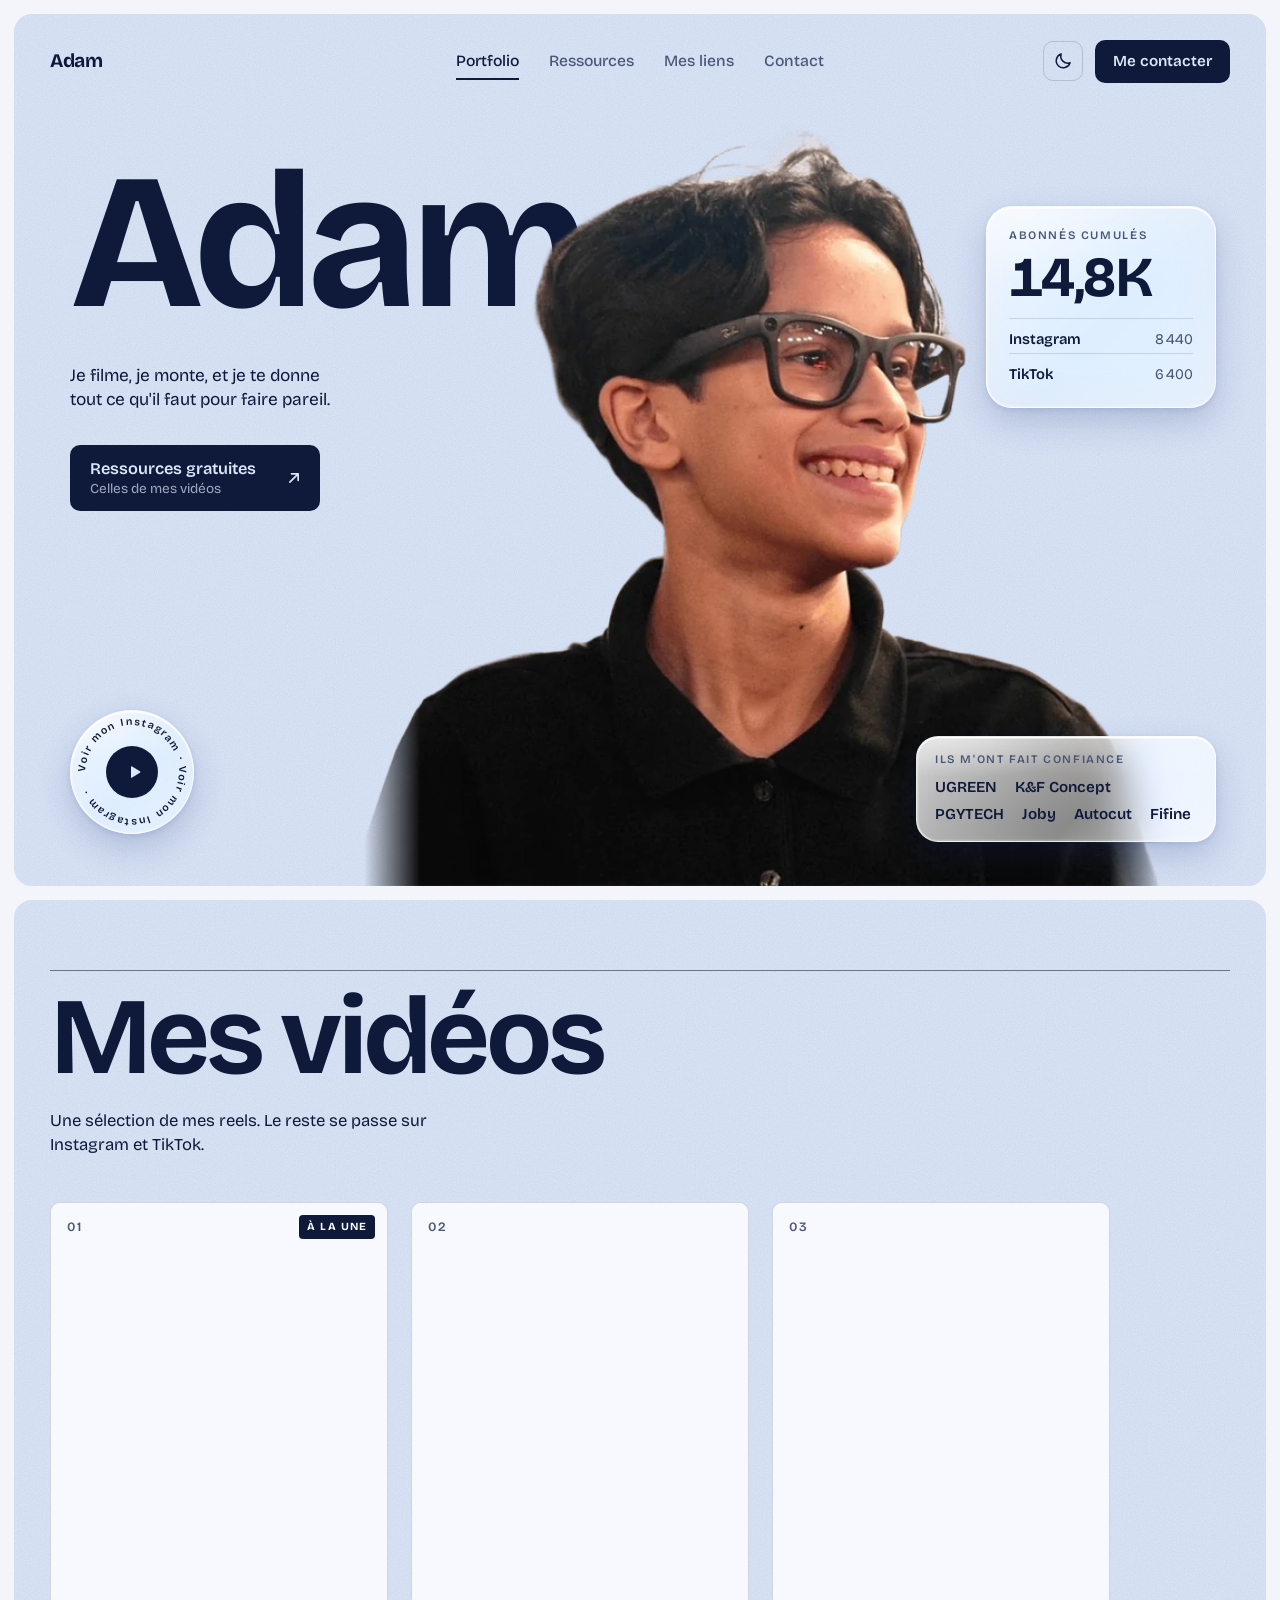
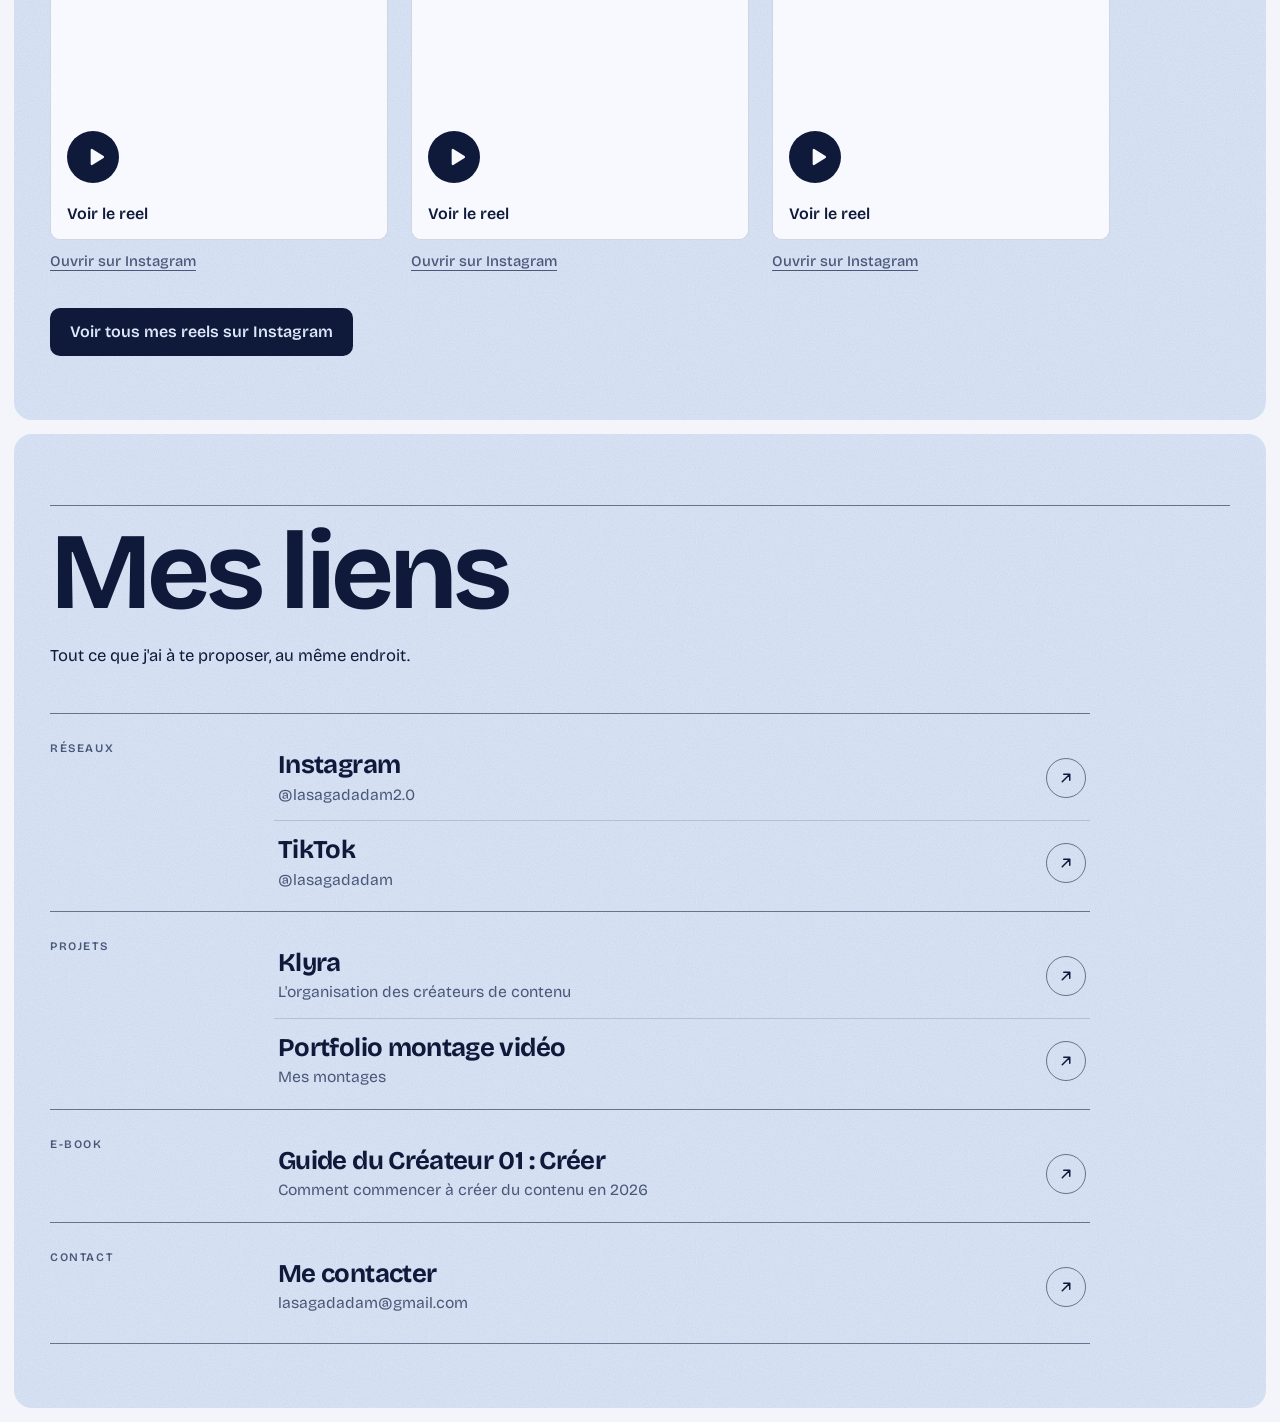
<file: index.html>
<!doctype html>
<html lang="fr" data-theme="light">
<head>
  <meta charset="utf-8">
  <meta name="viewport" content="width=device-width, initial-scale=1">
  <title>Adam, vidéaste et créateur de contenu</title>
  <meta name="description" content="Portfolio d'Adam, vidéaste et créateur de contenu : courts métrages, vidéos et toutes les ressources gratuites de mes vidéos.">
  <meta name="theme-color" content="#dce7fb">
  <meta property="og:title" content="Adam, vidéaste et créateur de contenu">
  <meta property="og:description" content="Mes vidéos, mes courts métrages et toutes les ressources gratuites de mes vidéos.">
  <meta property="og:type" content="website">
  <link rel="icon" href="data:image/svg+xml,%3Csvg xmlns='http://www.w3.org/2000/svg' viewBox='0 0 32 32'%3E%3Crect width='32' height='32' rx='9' fill='%234c7df0'/%3E%3Cpath d='M9 23l7-14 7 14M12 18h8' stroke='white' stroke-width='3' fill='none' stroke-linecap='round' stroke-linejoin='round'/%3E%3C/svg%3E">
  <link rel="preload" href="assets/fonts/bricolage-grotesque-latin-wght-normal.woff2" as="font" type="font/woff2" crossorigin>
  <link rel="preload" href="assets/adam-720.webp" as="image" type="image/webp">
  <link rel="stylesheet" href="assets/style.css">
  <link rel="stylesheet" href="assets/portfolio.css">
  <link rel="stylesheet" href="assets/liens.css">
  <script>
    /* Applique le thème choisi avant l'affichage, pour éviter un flash. */
    try { var t = localStorage.getItem("theme"); if (t === "dark" || t === "light") document.documentElement.dataset.theme = t; } catch (e) {}
  </script>
</head>
<body>
  <main class="stage">
    <section class="hero" id="top">

      <header class="nav">
        <a class="brand" href="#top" aria-label="Adam, accueil">
          <span class="brand-name">Adam</span>
        </a>

        <nav class="nav-pill" aria-label="Navigation principale">
          <a href="#portfolio" class="is-current">Portfolio</a>
          <a href="ressources.html">Ressources</a>
          <a href="#liens">Mes liens</a>
          <a href="mailto:lasagadadam@gmail.com">Contact</a>
        </nav>

        <div class="nav-actions">
          <button class="icon-btn" id="theme-toggle" type="button" aria-label="Passer en mode sombre" aria-pressed="false">
            <svg class="i-moon" viewBox="0 0 24 24" width="20" height="20" fill="none" stroke="currentColor" stroke-width="1.8" stroke-linecap="round" stroke-linejoin="round" aria-hidden="true"><path d="M20.5 14.2A8.5 8.5 0 0 1 9.8 3.5a8.5 8.5 0 1 0 10.7 10.7z"/></svg>
            <svg class="i-sun" viewBox="0 0 24 24" width="20" height="20" fill="none" stroke="currentColor" stroke-width="1.8" stroke-linecap="round" stroke-linejoin="round" aria-hidden="true"><circle cx="12" cy="12" r="4"/><path d="M12 2.5v2.2M12 19.3v2.2M2.5 12h2.2M19.3 12h2.2M5.3 5.3l1.6 1.6M17.1 17.1l1.6 1.6M18.7 5.3l-1.6 1.6M6.9 17.1l-1.6 1.6"/></svg>
          </button>
          <a class="btn-contact" href="mailto:lasagadadam@gmail.com">Me contacter</a>
        </div>
      </header>

      <div class="copy">
        <h1 class="name">Adam<span class="sr-only">, vidéaste et créateur de contenu</span></h1>
        <p class="lede">Je filme, je monte, et je te donne tout ce qu'il faut pour faire pareil.</p>
        <a class="cta" href="ressources.html">
          <span class="cta-text">
            <span class="cta-title">Ressources gratuites</span>
            <span class="cta-sub">Celles de mes vidéos</span>
          </span>
          <span class="cta-arrow" aria-hidden="true"><svg viewBox="0 0 24 24" width="20" height="20" fill="none" stroke="currentColor" stroke-width="2" stroke-linecap="round" stroke-linejoin="round"><path d="M7 17L17 7M9 7h8v8"/></svg></span>
        </a>
      </div>

      <figure class="portrait">
        <img src="assets/adam-720.webp"
             srcset="assets/adam-720.webp 720w, assets/adam.webp 1080w"
             sizes="(max-width: 960px) 92vw, 46vw"
             width="1080" height="1080" alt="Adam, souriant, avec ses lunettes noires" fetchpriority="high">
      </figure>

      <aside class="card glass stat" aria-label="Mon audience">
        <p class="stat-label">Abonnés cumulés</p>
        <p class="stat-number"><span id="total" data-target="0">0</span></p>
        <ul class="stat-list" id="socials"></ul>
      </aside>

      <a class="play glass" id="play-ig" href="https://www.instagram.com/lasagadadam2.0/" target="_blank" rel="noopener" aria-label="Voir mon compte Instagram">
        <svg class="play-text" viewBox="0 0 120 120" aria-hidden="true">
          <defs><path id="circle" d="M60 60m-46 0a46 46 0 1 1 92 0a46 46 0 1 1-92 0"/></defs>
          <text><textPath href="#circle" startOffset="0">Voir mon Instagram · Voir mon Instagram · </textPath></text>
        </svg>
        <span class="play-core" aria-hidden="true">
          <svg viewBox="0 0 24 24" width="18" height="18" fill="currentColor"><path d="M8 5.5v13a1 1 0 0 0 1.5.86l10.4-6.5a1 1 0 0 0 0-1.72L9.5 4.64A1 1 0 0 0 8 5.5z"/></svg>
        </span>
      </a>

      <div class="sponsors card glass" id="sponsors" hidden>
        <p class="sponsors-label">Ils m'ont fait confiance</p>
        <ul class="sponsors-list" id="sponsors-list"></ul>
      </div>

    </section>

    <section class="panel portfolio" id="portfolio" aria-labelledby="portfolio-title">
      <div class="port-head">
        <h2 class="port-title" id="portfolio-title">Mes vidéos</h2>
        <p class="port-lede">Une sélection de mes reels. Le reste se passe sur Instagram et TikTok.</p>
      </div>
      <ul class="reels" id="reels"></ul>
      <a class="port-more" id="port-more" href="https://www.instagram.com/lasagadadam2.0/" target="_blank" rel="noopener">Voir tous mes reels sur Instagram</a>
    </section>

    <section class="panel liens" id="liens" aria-labelledby="liens-title">
      <div class="port-head">
        <h2 class="port-title" id="liens-title">Mes liens</h2>
        <p class="port-lede">Tout ce que j'ai à te proposer, au même endroit.</p>
      </div>
      <div class="liens-list" id="liens-list"></div>
    </section>
  </main>

  <script src="data/site.js"></script>
  <script src="assets/theme.js"></script>
  <script src="assets/app.js"></script>
  <script src="assets/portfolio.js"></script>
  <script src="assets/liens.js"></script>
</body>
</html>
</file>
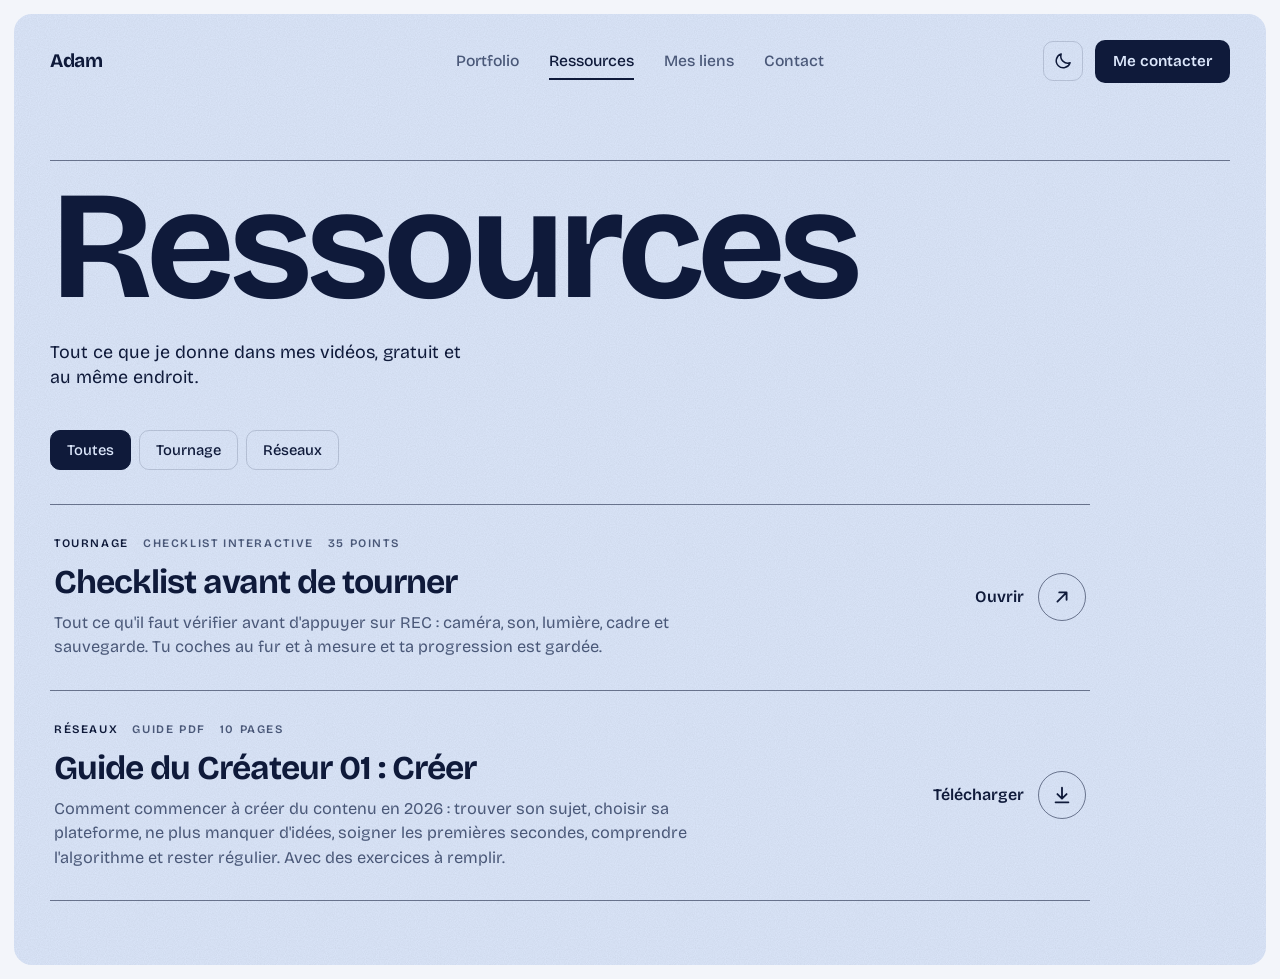
<file: ressources.html>
<!doctype html>
<html lang="fr" data-theme="light">
<head>
  <meta charset="utf-8">
  <meta name="viewport" content="width=device-width, initial-scale=1">
  <title>Ressources gratuites d'Adam</title>
  <meta name="description" content="Toutes les ressources gratuites de mes vidéos : checklists, guides et modèles pour filmer, monter et publier.">
  <meta name="theme-color" content="#dce7ff">
  <meta property="og:title" content="Ressources gratuites d'Adam">
  <meta property="og:description" content="Checklists, guides et modèles donnés dans mes vidéos.">
  <meta property="og:type" content="website">
  <link rel="icon" href="data:image/svg+xml,%3Csvg xmlns='http://www.w3.org/2000/svg' viewBox='0 0 32 32'%3E%3Crect width='32' height='32' rx='9' fill='%234c7df0'/%3E%3Cpath d='M9 23l7-14 7 14M12 18h8' stroke='white' stroke-width='3' fill='none' stroke-linecap='round' stroke-linejoin='round'/%3E%3C/svg%3E">
  <link rel="preload" href="assets/fonts/bricolage-grotesque-latin-wght-normal.woff2" as="font" type="font/woff2" crossorigin>
  <link rel="stylesheet" href="assets/style.css">
  <link rel="stylesheet" href="assets/ressources.css">
  <script>
    /* Applique le thème choisi avant l'affichage, pour éviter un flash. */
    try { var t = localStorage.getItem("theme"); if (t === "dark" || t === "light") document.documentElement.dataset.theme = t; } catch (e) {}
  </script>
</head>
<body>
  <main class="stage">
    <section class="panel">

      <header class="nav">
        <a class="brand" href="index.html" aria-label="Adam, accueil">
          <span class="brand-name">Adam</span>
        </a>

        <nav class="nav-pill" aria-label="Navigation principale">
          <a href="index.html#portfolio">Portfolio</a>
          <a href="ressources.html" class="is-current" aria-current="page">Ressources</a>
          <a href="index.html#liens">Mes liens</a>
          <a href="mailto:lasagadadam@gmail.com">Contact</a>
        </nav>

        <div class="nav-actions">
          <button class="icon-btn" id="theme-toggle" type="button" aria-label="Passer en mode sombre" aria-pressed="false">
            <svg class="i-moon" viewBox="0 0 24 24" width="20" height="20" fill="none" stroke="currentColor" stroke-width="1.8" stroke-linecap="round" stroke-linejoin="round" aria-hidden="true"><path d="M20.5 14.2A8.5 8.5 0 0 1 9.8 3.5a8.5 8.5 0 1 0 10.7 10.7z"/></svg>
            <svg class="i-sun" viewBox="0 0 24 24" width="20" height="20" fill="none" stroke="currentColor" stroke-width="1.8" stroke-linecap="round" stroke-linejoin="round" aria-hidden="true"><circle cx="12" cy="12" r="4"/><path d="M12 2.5v2.2M12 19.3v2.2M2.5 12h2.2M19.3 12h2.2M5.3 5.3l1.6 1.6M17.1 17.1l1.6 1.6M18.7 5.3l-1.6 1.6M6.9 17.1l-1.6 1.6"/></svg>
          </button>
          <a class="btn-contact" href="mailto:lasagadadam@gmail.com">Me contacter</a>
        </div>
      </header>

      <div class="page-head">
        <h1 class="page-title">Ressources</h1>
        <p class="page-lede">Tout ce que je donne dans mes vidéos, gratuit et au même endroit.</p>
      </div>

      <div class="filters" id="filters" role="group" aria-label="Filtrer par thème" hidden></div>

      <ul class="res-list" id="res-list"></ul>
      <p class="res-empty" id="res-empty" hidden>Aucune ressource dans ce thème pour l'instant.</p>

    </section>
  </main>

  <script src="data/resources.js"></script>
  <script src="assets/theme.js"></script>
  <script src="assets/ressources.js"></script>
</body>
</html>
</file>
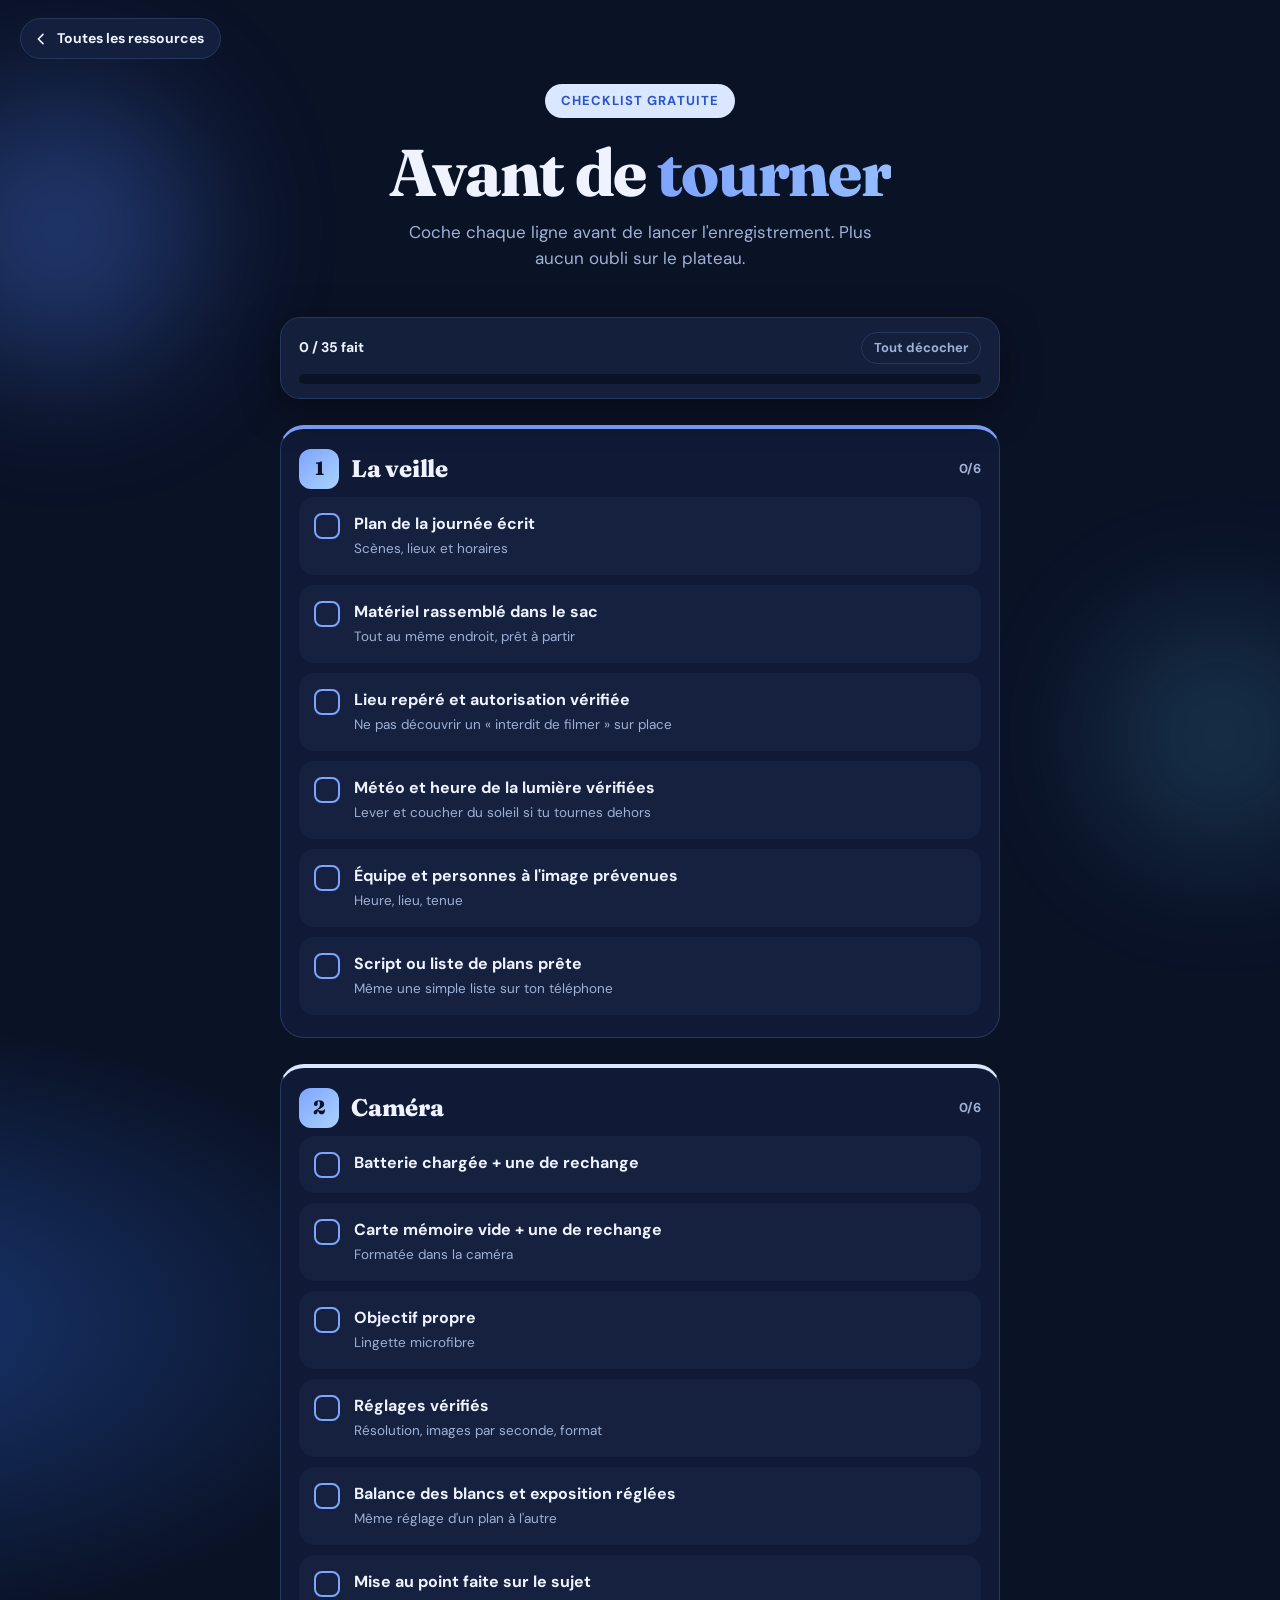
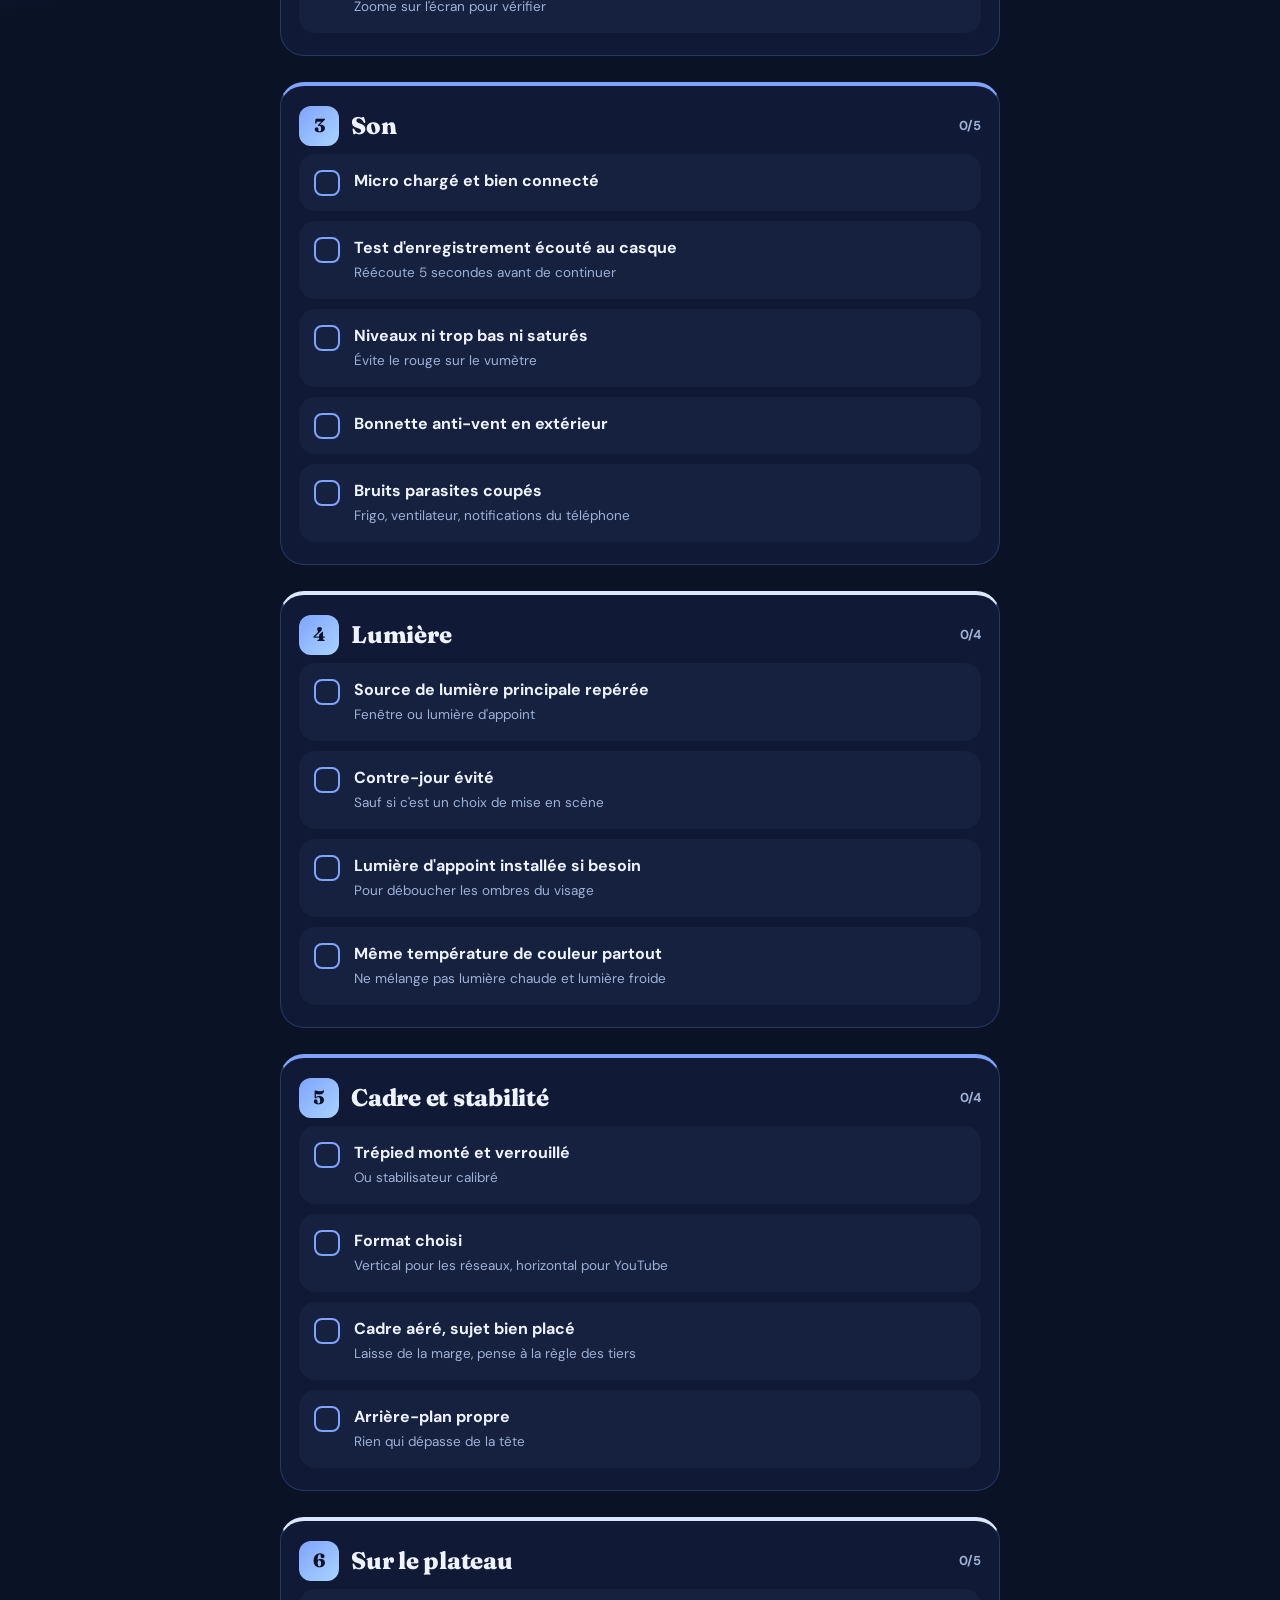
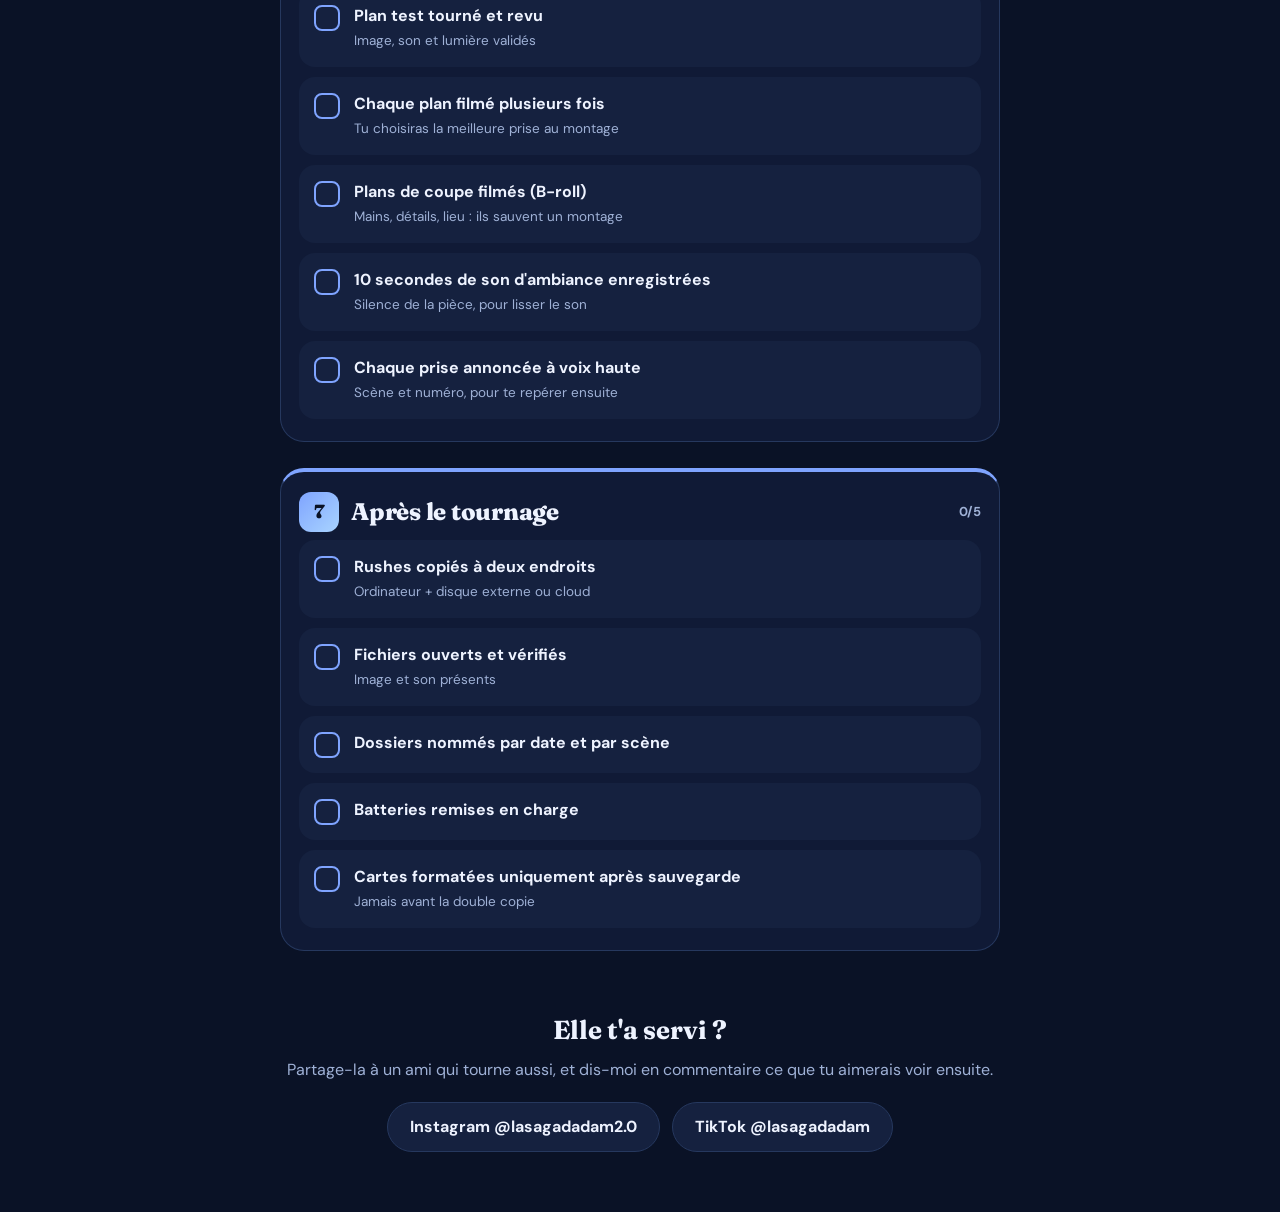
<file: ressources/checklist-tournage.html>
<!doctype html>
<html lang="fr">
<head>
<meta charset="utf-8">
<meta name="viewport" content="width=device-width, initial-scale=1">
<title>Checklist avant de tourner</title>
<meta name="description" content="La checklist à cocher avant chaque tournage : caméra, son, lumière, cadre et sauvegarde.">
<link rel="preconnect" href="https://fonts.googleapis.com">
<link rel="preconnect" href="https://fonts.gstatic.com" crossorigin>
<link href="https://fonts.googleapis.com/css2?family=Fraunces:opsz,wght@9..144,600;9..144,800&family=DM+Sans:wght@400;500;700&display=swap" rel="stylesheet">
<style>
:root{
  --bg:#0a1226; --bg2:#101a36; --card:#15213f; --line:#26385e;
  --txt:#eef3ff; --mute:#9fb1d6;
  --purple:#7fa4ff; --purple2:#4c7df0; --cream:#dbe6ff; --lime:#a9d4ff;
}
*{box-sizing:border-box;margin:0;padding:0}
html{scroll-behavior:smooth}
body{
  font-family:'DM Sans',system-ui,sans-serif;color:var(--txt);
  background:radial-gradient(1200px 600px at 80% -10%,#23458f 0%,transparent 60%),
             radial-gradient(900px 500px at -10% 30%,#183670 0%,transparent 60%),var(--bg);
  min-height:100vh;overflow-x:hidden;line-height:1.5;
}
.wrap{max-width:760px;margin:0 auto;padding:0 20px}
.orb{position:fixed;border-radius:50%;filter:blur(70px);opacity:.35;z-index:0;pointer-events:none;animation:drift 18s ease-in-out infinite}
.orb.a{width:280px;height:280px;background:var(--purple2);top:10%;left:-80px}
.orb.b{width:240px;height:240px;background:#5ec8ff;bottom:5%;right:-60px;animation-delay:-8s;opacity:.18}
@keyframes drift{0%,100%{transform:translate(0,0)}50%{transform:translate(40px,-50px)}}
header,main,footer{position:relative;z-index:1}

header{padding:84px 0 24px;text-align:center}
.badge{display:inline-block;background:var(--cream);color:#2a55c9;font-weight:700;font-size:13px;letter-spacing:.08em;text-transform:uppercase;padding:7px 16px;border-radius:99px;animation:pop .8s cubic-bezier(.2,1.4,.4,1) both}
h1{font-family:'Fraunces',serif;font-weight:800;font-size:clamp(36px,9vw,66px);line-height:1.04;margin:20px 0 14px;letter-spacing:-.02em;animation:rise .9s .1s both}
h1 span{background:linear-gradient(90deg,var(--purple),var(--lime));-webkit-background-clip:text;background-clip:text;color:transparent;background-size:200% 100%;animation:shine 6s linear infinite}
@keyframes shine{to{background-position:200% 0}}
.sub{color:var(--mute);max-width:480px;margin:0 auto;font-size:17px;animation:rise .9s .2s both}
@keyframes rise{from{opacity:0;transform:translateY(28px)}to{opacity:1;transform:none}}
@keyframes pop{from{opacity:0;transform:scale(.6)}to{opacity:1;transform:none}}

/* progress */
.progress{position:sticky;top:10px;z-index:10;margin:22px 0 6px;background:rgba(21,33,63,.88);backdrop-filter:blur(12px);border:1px solid var(--line);border-radius:20px;padding:14px 18px;box-shadow:0 10px 40px rgba(0,0,0,.4)}
.p-top{display:flex;justify-content:space-between;align-items:center;font-weight:700;font-size:14px;margin-bottom:10px}
.p-top button{font:inherit;font-size:13px;font-weight:700;color:var(--mute);background:transparent;border:1px solid var(--line);border-radius:99px;padding:5px 12px;cursor:pointer;transition:.3s}
.p-top button:hover{color:var(--txt);border-color:var(--purple)}
.bar{height:10px;border-radius:99px;background:var(--bg);overflow:hidden}
.fill{height:100%;width:0;border-radius:99px;background:linear-gradient(90deg,var(--purple2),var(--purple),var(--lime));transition:width .5s cubic-bezier(.2,.9,.3,1)}
.done-msg{display:none;margin-top:10px;font-weight:700;color:var(--lime);font-size:14px;animation:pop .6s both}
.progress.full .done-msg{display:block}

/* groups */
.group{margin-top:26px;background:var(--bg2);border:1px solid var(--line);border-radius:24px;padding:20px 18px 12px;border-top:4px solid var(--purple)}
.group:nth-of-type(even){border-top-color:var(--cream)}
.g-head{display:flex;align-items:center;gap:12px;margin-bottom:8px}
.g-num{flex:none;width:40px;height:40px;border-radius:12px;display:grid;place-items:center;font-family:'Fraunces',serif;font-weight:800;font-size:19px;color:#0a1226;background:linear-gradient(135deg,var(--purple),var(--lime));animation:float 4s ease-in-out infinite}
@keyframes float{50%{transform:translateY(-4px) rotate(-4deg)}}
.g-head h2{font-family:'Fraunces',serif;font-size:24px;font-weight:800;letter-spacing:-.01em}
.g-head small{margin-left:auto;color:var(--mute);font-size:13px;font-weight:700;white-space:nowrap}

.item{display:flex;align-items:flex-start;gap:14px;background:var(--card);border:1px solid transparent;border-radius:16px;padding:14px;margin:0 0 10px;cursor:pointer;transition:.3s cubic-bezier(.2,.9,.3,1.2);-webkit-tap-highlight-color:transparent;user-select:none}
.item:hover{transform:translateY(-2px);border-color:var(--purple)}
.item input{position:absolute;opacity:0;pointer-events:none}
.box{flex:none;width:26px;height:26px;border-radius:8px;border:2px solid var(--purple);display:grid;place-items:center;transition:.3s;margin-top:1px}
.box svg{width:16px;height:16px;stroke:#0a1226;stroke-width:3.5;fill:none;stroke-linecap:round;stroke-linejoin:round;stroke-dasharray:24;stroke-dashoffset:24;transition:stroke-dashoffset .35s .05s}
.item.on .box{background:var(--lime);border-color:var(--lime);transform:scale(1.08)}
.item.on .box svg{stroke-dashoffset:0}
.t b{display:block;font-size:16px;font-weight:700;transition:.3s}
.t span{color:var(--mute);font-size:13.5px}
.item.on .t b{color:var(--mute);text-decoration:line-through;text-decoration-color:var(--purple)}
.item:focus-within{border-color:var(--cream)}

/* reveal */
.rv{opacity:0;transform:translateY(30px);transition:opacity .7s ease,transform .7s cubic-bezier(.2,.9,.3,1)}
.rv.in{opacity:1;transform:none}

footer{text-align:center;padding:60px 0 60px;color:var(--mute)}
footer h3{font-family:'Fraunces',serif;color:var(--txt);font-size:26px;margin-bottom:8px}
.links{display:flex;gap:12px;justify-content:center;flex-wrap:wrap;margin-top:20px}
.links a{color:var(--txt);text-decoration:none;font-weight:700;padding:12px 22px;border-radius:99px;background:var(--card);border:1px solid var(--line);transition:.3s}
.links a:hover{background:var(--purple);color:#0a1226;transform:translateY(-3px)}

@media(max-width:560px){header{padding-top:78px}.g-head h2{font-size:21px}}
@media(prefers-reduced-motion:reduce){*{animation:none!important;transition:none!important}.rv{opacity:1;transform:none}}

/* lien de retour vers le site */
.back{position:absolute;top:18px;left:20px;z-index:5;display:inline-flex;align-items:center;gap:8px;color:var(--txt);text-decoration:none;font-weight:700;font-size:14px;padding:9px 16px 9px 12px;border-radius:99px;background:rgba(21,33,63,.88);border:1px solid var(--line);backdrop-filter:blur(12px);transition:.3s}
.back:hover{border-color:var(--purple);transform:translateX(-2px)}
.back svg{width:16px;height:16px;stroke:currentColor;stroke-width:2.4;fill:none;stroke-linecap:round;stroke-linejoin:round}
</style>
</head>
<body>
<div class="orb a"></div><div class="orb b"></div>
<a class="back" href="../ressources.html"><svg viewBox="0 0 24 24" aria-hidden="true"><path d="M15 5l-7 7 7 7"/></svg>Toutes les ressources</a>

<header>
  <div class="wrap">
    <span class="badge">Checklist gratuite</span>
    <h1>Avant de <span>tourner</span></h1>
    <p class="sub">Coche chaque ligne avant de lancer l'enregistrement. Plus aucun oubli sur le plateau.</p>
  </div>
</header>

<main class="wrap">
  <div class="progress" id="progress">
    <div class="p-top"><span id="count">0 / 0 fait</span><button id="reset" type="button">Tout décocher</button></div>
    <div class="bar"><div class="fill" id="fill"></div></div>
    <div class="done-msg">Tout est prêt. Action !</div>
  </div>
  <div id="groups"></div>
</main>

<footer>
  <div class="wrap">
    <h3>Elle t'a servi ?</h3>
    <p>Partage-la à un ami qui tourne aussi, et dis-moi en commentaire ce que tu aimerais voir ensuite.</p>
    <div class="links">
      <a href="https://www.instagram.com/lasagadadam2.0" target="_blank" rel="noopener">Instagram @lasagadadam2.0</a>
      <a href="https://www.tiktok.com/@lasagadadam" target="_blank" rel="noopener">TikTok @lasagadadam</a>
    </div>
  </div>
</footer>

<script>
const DATA = [
  { t:"La veille", items:[
    ["Plan de la journée écrit","Scènes, lieux et horaires"],
    ["Matériel rassemblé dans le sac","Tout au même endroit, prêt à partir"],
    ["Lieu repéré et autorisation vérifiée","Ne pas découvrir un « interdit de filmer » sur place"],
    ["Météo et heure de la lumière vérifiées","Lever et coucher du soleil si tu tournes dehors"],
    ["Équipe et personnes à l'image prévenues","Heure, lieu, tenue"],
    ["Script ou liste de plans prête","Même une simple liste sur ton téléphone"]
  ]},
  { t:"Caméra", items:[
    ["Batterie chargée + une de rechange",""],
    ["Carte mémoire vide + une de rechange","Formatée dans la caméra"],
    ["Objectif propre","Lingette microfibre"],
    ["Réglages vérifiés","Résolution, images par seconde, format"],
    ["Balance des blancs et exposition réglées","Même réglage d'un plan à l'autre"],
    ["Mise au point faite sur le sujet","Zoome sur l'écran pour vérifier"]
  ]},
  { t:"Son", items:[
    ["Micro chargé et bien connecté",""],
    ["Test d'enregistrement écouté au casque","Réécoute 5 secondes avant de continuer"],
    ["Niveaux ni trop bas ni saturés","Évite le rouge sur le vumètre"],
    ["Bonnette anti-vent en extérieur",""],
    ["Bruits parasites coupés","Frigo, ventilateur, notifications du téléphone"]
  ]},
  { t:"Lumière", items:[
    ["Source de lumière principale repérée","Fenêtre ou lumière d'appoint"],
    ["Contre-jour évité","Sauf si c'est un choix de mise en scène"],
    ["Lumière d'appoint installée si besoin","Pour déboucher les ombres du visage"],
    ["Même température de couleur partout","Ne mélange pas lumière chaude et lumière froide"]
  ]},
  { t:"Cadre et stabilité", items:[
    ["Trépied monté et verrouillé","Ou stabilisateur calibré"],
    ["Format choisi","Vertical pour les réseaux, horizontal pour YouTube"],
    ["Cadre aéré, sujet bien placé","Laisse de la marge, pense à la règle des tiers"],
    ["Arrière-plan propre","Rien qui dépasse de la tête"]
  ]},
  { t:"Sur le plateau", items:[
    ["Plan test tourné et revu","Image, son et lumière validés"],
    ["Chaque plan filmé plusieurs fois","Tu choisiras la meilleure prise au montage"],
    ["Plans de coupe filmés (B-roll)","Mains, détails, lieu : ils sauvent un montage"],
    ["10 secondes de son d'ambiance enregistrées","Silence de la pièce, pour lisser le son"],
    ["Chaque prise annoncée à voix haute","Scène et numéro, pour te repérer ensuite"]
  ]},
  { t:"Après le tournage", items:[
    ["Rushes copiés à deux endroits","Ordinateur + disque externe ou cloud"],
    ["Fichiers ouverts et vérifiés","Image et son présents"],
    ["Dossiers nommés par date et par scène",""],
    ["Batteries remises en charge",""],
    ["Cartes formatées uniquement après sauvegarde","Jamais avant la double copie"]
  ]}
];

const KEY = "checklist-tournage-v1";
let saved = {};
try { saved = JSON.parse(localStorage.getItem(KEY) || "{}"); } catch(e){}
function persist(){ try { localStorage.setItem(KEY, JSON.stringify(saved)); } catch(e){} }

const root = document.getElementById("groups");
let total = 0;
DATA.forEach((g, gi) => {
  const sec = document.createElement("section");
  sec.className = "group rv";
  sec.innerHTML = `<div class="g-head"><div class="g-num">${gi+1}</div><h2>${g.t}</h2><small data-g="${gi}"></small></div>`;
  g.items.forEach((it, ii) => {
    total++;
    const id = gi + "-" + ii;
    const lab = document.createElement("label");
    lab.className = "item" + (saved[id] ? " on" : "");
    lab.dataset.id = id; lab.dataset.g = gi;
    lab.innerHTML = `<input type="checkbox" ${saved[id] ? "checked" : ""}>
      <span class="box"><svg viewBox="0 0 24 24"><path d="M5 12.5l4.5 4.5L19 7.5"/></svg></span>
      <span class="t"><b>${it[0]}</b>${it[1] ? `<span>${it[1]}</span>` : ""}</span>`;
    lab.querySelector("input").addEventListener("change", e => {
      lab.classList.toggle("on", e.target.checked);
      if (e.target.checked) saved[id] = 1; else delete saved[id];
      persist(); update();
    });
    sec.appendChild(lab);
  });
  root.appendChild(sec);
});

function update(){
  const done = document.querySelectorAll(".item.on").length;
  document.getElementById("count").textContent = done + " / " + total + " fait";
  document.getElementById("fill").style.width = (done / total * 100) + "%";
  document.getElementById("progress").classList.toggle("full", done === total);
  DATA.forEach((g, gi) => {
    const items = document.querySelectorAll('.item[data-g="'+gi+'"]');
    const d = document.querySelectorAll('.item.on[data-g="'+gi+'"]').length;
    document.querySelector('small[data-g="'+gi+'"]').textContent = d + "/" + items.length;
  });
}
document.getElementById("reset").addEventListener("click", () => {
  saved = {}; persist();
  document.querySelectorAll(".item").forEach(l => { l.classList.remove("on"); l.querySelector("input").checked = false; });
  update();
});
update();

const io = new IntersectionObserver(es => es.forEach(e => {
  if (e.isIntersecting){ e.target.classList.add("in"); io.unobserve(e.target); }
}), { threshold: .08 });
document.querySelectorAll(".rv").forEach(el => io.observe(el));
</script>
</body>
</html>
</file>
<file: assets/style.css>
/* ---------- Polices (auto-hébergées) ---------- */
@font-face {
  font-family: "Bricolage Grotesque";
  font-style: normal;
  font-weight: 200 800;
  font-display: swap;
  src: url("fonts/bricolage-grotesque-latin-wght-normal.woff2") format("woff2");
  unicode-range: U+0000-00FF, U+0131, U+0152-0153, U+02BB-02BC, U+02C6, U+02DA, U+02DC, U+2000-206F, U+20AC, U+2122, U+2191, U+2193, U+2212, U+2215, U+FEFF, U+FFFD;
}
@font-face {
  font-family: "Bricolage Grotesque";
  font-style: normal;
  font-weight: 200 800;
  font-display: swap;
  src: url("fonts/bricolage-grotesque-latin-ext-wght-normal.woff2") format("woff2");
  unicode-range: U+0100-02BA, U+02BD-02C5, U+02C7-02CC, U+02CE-02D7, U+02DD-02FF, U+0304, U+0308, U+0329, U+1D00-1DBF, U+1E00-1E9F, U+1EF2-1EFF, U+2020, U+20A0-20AB, U+20AD-20C0, U+2113, U+2C60-2C7F, U+A720-A7FF;
}

/* ---------- Thèmes ---------- */
/* Aplats, filets fins, petits arrondis : pas de verre, pas de dégradés. */
:root {
  --font: "Bricolage Grotesque", ui-sans-serif, system-ui, -apple-system, "Segoe UI", sans-serif;
  --r: 10px;           /* arrondi des boutons et cartes */
  --r-panel: 18px;     /* arrondi des grands blocs */

  --page: #f3f5fa;
  --hero: #dce7fb;     /* bleu doux, uni */
  --surface: #f7f9fe;  /* cartes posées sur le bleu */
  --ink: #0f1a3a;
  --muted: #4a5878;
  --accent: #3b6ee0;
  --on-accent: #ffffff;
  --line: rgba(15, 26, 58, 0.16);
  --line-strong: rgba(15, 26, 58, 0.55);
  --grain: .07;
  /* Verre liquide */
  --lg-fill: linear-gradient(135deg, rgba(255,255,255,.62) 0%, rgba(255,255,255,.24) 55%, rgba(255,255,255,.4) 100%);
  --lg-fill-strong: linear-gradient(135deg, rgba(255,255,255,.82) 0%, rgba(255,255,255,.5) 60%, rgba(255,255,255,.66) 100%);
  --lg-edge: rgba(255,255,255,.75);
  --lg-hi: rgba(255,255,255,.95);
  --lg-shadow: 0 14px 34px rgba(25, 50, 120, .20), 0 2px 6px rgba(25, 50, 120, .10);
}

:root[data-theme="dark"] {
  --page: #090d18;
  --hero: #111a31;
  --surface: #172241;
  --ink: #e9eefc;
  --muted: #9aa8c9;
  --accent: #7fa4ff;
  --on-accent: #0a1330;
  --line: rgba(233, 238, 252, 0.16);
  --line-strong: rgba(233, 238, 252, 0.6);
  --grain: .10;
  --lg-fill: linear-gradient(135deg, rgba(255,255,255,.20) 0%, rgba(255,255,255,.05) 55%, rgba(255,255,255,.12) 100%);
  --lg-fill-strong: linear-gradient(135deg, rgba(255,255,255,.26) 0%, rgba(255,255,255,.09) 60%, rgba(255,255,255,.18) 100%);
  --lg-edge: rgba(255,255,255,.28);
  --lg-hi: rgba(255,255,255,.5);
  --lg-shadow: 0 16px 40px rgba(0,0,0,.45), 0 2px 8px rgba(0,0,0,.3);
}

/* ---------- Base ---------- */
*, *::before, *::after { box-sizing: border-box; }
html { -webkit-text-size-adjust: 100%; scroll-behavior: smooth; }
@media (prefers-reduced-motion: reduce) { html { scroll-behavior: auto; } }
#portfolio { scroll-margin-top: 16px; }
body {
  margin: 0;
  background: var(--page);
  color: var(--ink);
  font-family: var(--font);
  font-size: 1rem;
  line-height: 1.5;
  -webkit-font-smoothing: antialiased;
  transition: background-color .3s ease, color .3s ease;
}
a { color: inherit; text-decoration: none; }
ul { margin: 0; padding: 0; list-style: none; }
p { margin: 0; }
img { display: block; max-width: 100%; }
.sr-only {
  position: absolute; width: 1px; height: 1px; margin: -1px; padding: 0;
  overflow: hidden; clip: rect(0 0 0 0); white-space: nowrap; border: 0;
}
:focus-visible { outline: 2px solid var(--accent); outline-offset: 3px; border-radius: 4px; }

/* Petit libellé en capitales, repris partout */
.kicker, .stat-label, .sponsors-label {
  font-size: .72rem; font-weight: 600; letter-spacing: .14em; text-transform: uppercase; color: var(--muted);
}

/* ---------- Blocs ---------- */
.stage { padding: 14px; }

.hero,
.panel {
  position: relative;
  isolation: isolate;
  overflow: hidden;
  border-radius: var(--r-panel);
  min-height: max(680px, calc(100svh - 28px));
  background: var(--hero);
  transition: background-color .3s ease;
}
/* Léger grain : l'aplat ressemble à du papier, pas à un export d'écran */
.hero::before, .panel::before {
  content: ""; position: absolute; inset: 0; z-index: -1; pointer-events: none; opacity: var(--grain);
  background-image: url("data:image/svg+xml,%3Csvg xmlns='http://www.w3.org/2000/svg' width='180' height='180'%3E%3Cfilter id='n'%3E%3CfeTurbulence type='fractalNoise' baseFrequency='.9' numOctaves='2' stitchTiles='stitch'/%3E%3CfeColorMatrix values='0 0 0 0 0 0 0 0 0 0 0 0 0 0 0 0 0 0 1 0'/%3E%3C/filter%3E%3Crect width='100%25' height='100%25' filter='url(%23n)'/%3E%3C/svg%3E");
}

/* ---------- Nav ---------- */
.nav {
  position: absolute; z-index: 6;
  top: 26px; left: 36px; right: 36px;
  display: grid; grid-template-columns: 1fr auto 1fr; align-items: center; gap: 16px;
}
.brand { justify-self: start; font-weight: 700; font-size: 1.2rem; letter-spacing: -0.02em; }
.nav-pill { display: flex; gap: 30px; }
.nav-pill a {
  padding: 6px 0; font-weight: 500; font-size: .98rem; color: var(--muted);
  border-bottom: 2px solid transparent; transition: color .2s, border-color .2s;
}
.nav-pill a:hover { color: var(--ink); }
.nav-pill a.is-current { color: var(--ink); border-bottom-color: var(--ink); }
.nav-actions { justify-self: end; display: flex; align-items: center; gap: 12px; }
.icon-btn {
  width: 40px; height: 40px; border-radius: var(--r); border: 1px solid var(--line);
  background: transparent; color: var(--ink); display: grid; place-items: center; cursor: pointer;
  transition: border-color .2s;
}
.icon-btn:hover { border-color: var(--line-strong); }
.i-sun { display: none; }
:root[data-theme="dark"] .i-sun { display: block; }
:root[data-theme="dark"] .i-moon { display: none; }
.btn-contact {
  padding: 10px 18px; border-radius: var(--r); background: var(--ink); color: var(--hero);
  font-weight: 600; font-size: .95rem; transition: opacity .2s;
}
.btn-contact:hover { opacity: .85; }

/* ---------- Titre + phrase ---------- */
.copy { position: absolute; z-index: 1; left: 4.5%; top: 17%; max-width: 40%; }
.name {
  margin: 0; font-weight: 700; letter-spacing: -0.05em; line-height: .84;
  font-size: clamp(6rem, 15vw, 15rem);
  color: var(--ink);
}
.lede {
  margin-top: clamp(22px, 3.2vw, 44px); max-width: 24ch;
  font-size: clamp(1.05rem, 1.35vw, 1.35rem); line-height: 1.38; font-weight: 400; color: var(--ink);
}

/* ---------- Portrait ---------- */
.portrait { margin: 0; position: absolute; z-index: 2; bottom: 0; right: 8%; height: 92%; aspect-ratio: 1; }
.portrait img {
  width: 100%; height: 100%; object-fit: contain; object-position: bottom center;
  /* Adoucit les bords droits de la photo, coupés net au niveau des épaules */
  -webkit-mask-image: linear-gradient(to right, transparent 0, #000 7%, #000 93%, transparent 100%);
          mask-image: linear-gradient(to right, transparent 0, #000 7%, #000 93%, transparent 100%);
  animation: rise .8s cubic-bezier(.2, .7, .2, 1) both;
}

/* ---------- Cartes (audience, sponsors) : plates, filet fin ---------- */
.card { background: var(--surface); border: 1px solid var(--line); border-radius: var(--r); }
.stat { position: absolute; z-index: 4; right: 4%; top: 22%; width: 230px; padding: 18px 20px 16px; }
.stat-number { margin: 6px 0 12px; font-size: clamp(3rem, 4.4vw, 4.2rem); font-weight: 700; letter-spacing: -0.045em; line-height: 1; font-variant-numeric: tabular-nums; }
.stat-list { display: grid; }
.stat-list li { border-top: 1px solid rgba(15,26,58,.14); }
:root[data-theme="dark"] .stat-list li { border-top-color: rgba(255,255,255,.16); }
.stat-list a { display: flex; justify-content: space-between; width: 100%; gap: 10px; padding: 9px 0 3px; font-size: .92rem; }
.stat-list a:hover .p-name { text-decoration: underline; text-underline-offset: 3px; }
.stat-list .p-name { font-weight: 600; }
.stat-list .p-count { color: var(--muted); font-variant-numeric: tabular-nums; }

/* ---------- Bouton Instagram rond ---------- */
.play {
  position: absolute; z-index: 4; left: 4.5%; bottom: 6%;
  width: 124px; height: 124px; display: grid; place-items: center; border-radius: 50%;
}
.play-text { position: absolute; inset: 0; width: 100%; height: 100%; }
.play-text text { font-family: var(--font); font-size: 10.4px; font-weight: 600; letter-spacing: .14em; fill: var(--ink); }
.play-core {
  width: 52px; height: 52px; border-radius: 50%; background: var(--ink); color: var(--hero);
  display: grid; place-items: center; padding-left: 3px;
}
.play:hover .play-text { animation: spin 9s linear infinite; }

/* ---------- Bouton Ressources ---------- */
.cta {
  margin-top: clamp(22px, 2.6vw, 36px);
  display: inline-flex; align-items: center; gap: 28px; padding: 14px 16px 14px 20px;
  background: var(--ink); color: var(--hero); border-radius: var(--r);
  transition: opacity .2s;
}
.cta:hover { opacity: .88; }
.cta-text { display: grid; line-height: 1.25; }
.cta-title { font-weight: 600; font-size: 1.02rem; }
.cta-sub { font-size: .85rem; opacity: .7; }
.cta-arrow { display: grid; place-items: center; }

/* ---------- Sponsors ---------- */
.sponsors { position: absolute; z-index: 4; right: 4%; bottom: 5%; width: 300px; padding: 14px 18px 16px; }
.sponsors[hidden] { display: none; }
.sponsors-label { margin-bottom: 8px; }
.sponsors-list { display: flex; flex-wrap: wrap; gap: 4px 18px; }
.sponsors-list li { font-weight: 600; font-size: .95rem; color: var(--ink); }


/* ---------- Verre liquide (cartes audience, sponsors, bouton Instagram) ---------- */
.glass {
  isolation: isolate;
  background: var(--lg-fill);
  -webkit-backdrop-filter: blur(22px) saturate(190%) brightness(1.04);
          backdrop-filter: blur(22px) saturate(190%) brightness(1.04);
  border: 1px solid var(--lg-edge);
  box-shadow:
    inset 0 1.5px 0 var(--lg-hi),
    inset 0 -1.5px 0 rgba(255,255,255,.18),
    inset 1.5px 0 0 rgba(255,255,255,.28),
    inset 0 0 28px rgba(255,255,255,.14),
    var(--lg-shadow);
}
/* Reflet en haut à gauche, comme une vitre bombée */
.glass::before {
  content: ""; position: absolute; inset: 0; z-index: -1; border-radius: inherit; pointer-events: none;
  background:
    radial-gradient(120% 80% at 12% 0%, rgba(255,255,255,.55) 0%, rgba(255,255,255,0) 48%),
    linear-gradient(180deg, rgba(255,255,255,.18), rgba(255,255,255,0) 40%);
  opacity: .8;
}
:root[data-theme="dark"] .glass::before { opacity: .45; }
.card.glass { border-radius: 26px; }
.stat.glass { padding: 20px 22px 18px; }
.sponsors.glass { background: var(--lg-fill-strong); border-radius: 22px; }
.play.glass { border-radius: 50%; }
.play.glass::before { border-radius: 50%; }

/* ---------- Animations ---------- */
@keyframes rise { from { opacity: 0; transform: translateY(20px); } to { opacity: 1; transform: none; } }
@keyframes spin { to { transform: rotate(360deg); } }
@media (prefers-reduced-motion: reduce) {
  .portrait img { animation: none; }
  .play:hover .play-text { animation: none; }
  * { transition: none !important; }
}

/* ---------- Tablette / mobile ---------- */
@media (max-width: 1250px) {
  .portrait { right: 5%; }
  .stat { width: 200px; right: 3%; }
}
@media (max-width: 1100px) {
  .portrait { right: 5%; height: min(92%, 58vw); }
  .copy { max-width: 46%; }
  .stat { width: 200px; padding: 16px; }
  .cta-sub { display: none; }
  .sponsors { max-width: 260px; }
}

@media (max-width: 960px) {
  .stage { padding: 8px; }
  .hero {
    min-height: 0; padding: 18px 18px 22px;
    display: grid; gap: 0;
    grid-template-columns: minmax(0, 1fr);
    grid-template-areas: "nav" "copy" "stage" "sponsors";
  }
  .nav { position: static; grid-area: nav; grid-template-columns: 1fr auto; row-gap: 14px; }
  .nav-pill { grid-column: 1 / -1; grid-row: 2; justify-content: space-between; gap: 0; border-top: 1px solid var(--line); padding-top: 10px; }
  .nav-pill a { padding: 6px 0; }
  .btn-contact { display: none; }

  .copy { position: static; grid-area: copy; max-width: none; padding-top: 26px; }
  .name { font-size: clamp(5rem, 30vw, 9rem); }
  .lede { max-width: 26ch; font-size: 1.1rem; }
  .cta { display: flex; justify-content: space-between; margin-top: 22px; }

  .portrait, .stat, .play { grid-area: stage; position: relative; inset: auto; }
  .portrait {
    align-self: end; justify-self: center; width: 100%; max-width: 640px; height: auto; margin-top: -2vw;
    -webkit-mask-image: linear-gradient(to bottom, #000 82%, transparent 100%);
            mask-image: linear-gradient(to bottom, #000 82%, transparent 100%);
  }
  .stat { align-self: end; justify-self: end; width: 150px; padding: 12px 14px 10px; margin-bottom: 4px; }
  .stat-number { font-size: 2.4rem; margin: 4px 0 0; }
  .stat-list { display: none; }
  .play { align-self: end; justify-self: start; width: 100px; height: 100px; margin-bottom: 4px; }
  .play-text text { font-size: 8.8px; }
  .play-core { width: 42px; height: 42px; }

  .sponsors { grid-area: sponsors; position: relative; width: auto; max-width: none; margin-top: 18px; }
}
</file>
<file: assets/portfolio.css>
/* Section Portfolio de la page d'accueil (s'appuie sur style.css) */
.portfolio {
  margin-top: 14px; min-height: 0;
  padding: clamp(40px, 5.5vw, 80px) 36px clamp(40px, 5vw, 72px);
}
.port-head { border-top: 1px solid var(--line-strong); padding-top: 18px; display: grid; gap: 0; }
.port-title {
  margin: 0; font-weight: 700; letter-spacing: -0.045em; line-height: .9;
  font-size: clamp(3.2rem, 8.5vw, 7.5rem); color: var(--ink);
}
.port-lede { margin-top: clamp(14px, 1.8vw, 22px); max-width: 40ch; font-size: clamp(1.02rem, 1.3vw, 1.2rem); line-height: 1.4; font-weight: 400; color: var(--ink); }

.reels {
  counter-reset: reel;
  display: grid; grid-template-columns: repeat(3, minmax(0, 1fr)); gap: clamp(14px, 1.8vw, 24px);
  max-width: 1060px; margin-top: clamp(28px, 3.6vw, 48px); align-items: start;
}
.reel { counter-increment: reel; display: grid; gap: 10px; min-width: 0; }

.reel-frame { position: relative; aspect-ratio: 9 / 17; border-radius: var(--r); overflow: hidden; background: var(--surface); border: 1px solid var(--line); }
.reel-frame iframe { position: absolute; inset: 0; width: 100%; height: 100%; border: 0; background: #fff; }

.reel-poster {
  position: absolute; inset: 0; width: 100%; display: block; padding: 0; cursor: pointer;
  border: 0; color: var(--ink); font: inherit; text-align: left;
  background: var(--surface); background-size: cover; background-position: center;
}
/* Numéro de vignette, tant qu'il n'y a pas de couverture */
.reel-poster::before {
  content: counter(reel, decimal-leading-zero);
  position: absolute; left: 16px; top: 14px; font-size: .8rem; font-weight: 600; letter-spacing: .14em; color: var(--muted);
}
.reel-poster.has-cover::before { display: none; }
.reel-play {
  position: absolute; left: 16px; bottom: 56px;
  width: 52px; height: 52px; border-radius: 50%; background: var(--ink); color: var(--surface);
  display: grid; place-items: center; padding-left: 3px; transition: background-color .2s;
}
.reel-poster:hover .reel-play { background: var(--accent); }
.reel-label { position: absolute; left: 16px; right: 16px; bottom: 16px; font-weight: 600; font-size: 1rem; line-height: 1.2; text-wrap: balance; }
.reel-badge {
  position: absolute; right: 12px; top: 12px; padding: 4px 8px; border-radius: 4px;
  font-size: .68rem; font-weight: 700; letter-spacing: .1em; text-transform: uppercase; background: var(--ink); color: var(--surface);
}

.reel-open { justify-self: start; font-weight: 500; font-size: .92rem; color: var(--muted); text-decoration: underline; text-underline-offset: 4px; }
.reel-open:hover { color: var(--ink); }

.port-more {
  display: inline-flex; margin-top: clamp(22px, 3vw, 36px); padding: 12px 20px; border-radius: var(--r);
  background: var(--ink); color: var(--hero); font-weight: 600; transition: opacity .2s;
}
.port-more:hover { opacity: .85; }

@media (max-width: 960px) {
  .portfolio { padding: 36px 18px 30px; }
  .reels {
    display: flex; overflow-x: auto; scroll-snap-type: x mandatory; gap: 12px;
    margin-left: -18px; margin-right: -18px; padding: 4px 18px 10px; scrollbar-width: none;
  }
  .reels::-webkit-scrollbar { display: none; }
  .reel { flex: 0 0 min(76vw, 320px); scroll-snap-align: center; }
}
</file>
<file: assets/liens.css>
/* Section « Mes liens » (s'appuie sur style.css et portfolio.css) */
.liens { margin-top: 14px; min-height: 0; padding: clamp(40px, 5.5vw, 80px) 36px clamp(40px, 5vw, 72px); }
.liens[hidden] { display: none; }
#liens { scroll-margin-top: 16px; }

.liens-list { margin-top: clamp(28px, 3.6vw, 48px); max-width: 1040px; }
.lien-group {
  display: grid; grid-template-columns: 200px minmax(0, 1fr); gap: 8px 24px;
  padding: 22px 0 6px; border-top: 1px solid var(--line-strong);
}
.lien-group:last-child { border-bottom: 1px solid var(--line-strong); padding-bottom: 14px; }
.lien-group .kicker { margin: 4px 0 0; }
.lien-rows { display: grid; }
.lien-rows li + li { border-top: 1px solid var(--line); }
.lien {
  display: flex; align-items: center; justify-content: space-between; gap: 20px;
  padding: 14px 4px; transition: padding-left .2s;
}
.lien:hover { padding-left: 12px; }
.lien-main { display: grid; min-width: 0; }
.lien-title { font-size: clamp(1.25rem, 2vw, 1.7rem); font-weight: 700; letter-spacing: -0.025em; line-height: 1.15; }
.lien-detail { margin-top: 3px; color: var(--muted); font-size: .98rem; overflow-wrap: anywhere; }
.lien-arrow {
  flex: none; width: 40px; height: 40px; border-radius: 50%; border: 1px solid var(--line-strong);
  display: grid; place-items: center; transition: background-color .2s, color .2s;
}
.lien:hover .lien-arrow { background: var(--ink); color: var(--hero); }

@media (max-width: 960px) {
  .liens { padding: 36px 18px 30px; }
  .lien-group { grid-template-columns: minmax(0, 1fr); padding-top: 18px; }
  .lien-group .kicker { margin: 0 0 4px; }
  .lien:hover { padding-left: 4px; }
}
</file>
<file: assets/ressources.css>
/* Page Ressources : s'appuie sur style.css (thèmes, nav, polices) */
.panel { padding: 26px 36px 64px; }
.panel .nav { position: relative; inset: auto; top: auto; left: auto; right: auto; }

.page-head { margin-top: clamp(40px, 6vw, 84px); border-top: 1px solid var(--line-strong); padding-top: 18px; }
.page-title {
  margin: 0; font-weight: 700; letter-spacing: -0.05em; line-height: .88;
  font-size: clamp(3.8rem, 12vw, 10.5rem); color: var(--ink);
}
.page-lede { margin-top: clamp(16px, 2.2vw, 26px); max-width: 36ch; font-size: clamp(1.05rem, 1.4vw, 1.3rem); line-height: 1.4; font-weight: 400; color: var(--ink); }

.filters { display: flex; flex-wrap: wrap; gap: 8px; margin-top: clamp(26px, 3.2vw, 40px); }
.filters[hidden] { display: none; }
.chip {
  font: inherit; font-weight: 500; font-size: .92rem; cursor: pointer;
  padding: 8px 16px; border-radius: var(--r); color: var(--ink);
  background: transparent; border: 1px solid var(--line);
  transition: background-color .2s, color .2s, border-color .2s;
}
.chip:hover { border-color: var(--line-strong); }
.chip[aria-pressed="true"] { background: var(--ink); color: var(--hero); border-color: var(--ink); }

/* Liste : lignes séparées par des filets, comme un sommaire */
.res-list { margin-top: clamp(22px, 3vw, 34px); max-width: 1040px; border-bottom: 1px solid var(--line-strong); }
.res { position: relative; border-top: 1px solid var(--line-strong); }
.res-link {
  display: flex; align-items: center; justify-content: space-between; gap: 28px;
  padding: clamp(20px, 2.4vw, 30px) 4px;
  transition: padding-left .2s;
}
.res-link:hover { padding-left: 14px; }
.res-main { min-width: 0; }
.res-tags { display: flex; flex-wrap: wrap; gap: 6px 14px; margin-bottom: 12px; }
.res-tags li { font-size: .72rem; font-weight: 600; letter-spacing: .14em; text-transform: uppercase; color: var(--muted); }
.res-tags li:first-child { color: var(--ink); }
.res-title { margin: 0; font-size: clamp(1.5rem, 2.6vw, 2.2rem); font-weight: 700; letter-spacing: -0.03em; line-height: 1.1; text-wrap: balance; }
.res-desc { margin-top: 10px; max-width: 62ch; color: var(--muted); font-size: 1.02rem; line-height: 1.5; }
.res-go { flex: none; display: flex; align-items: center; gap: 14px; font-weight: 600; }
.res-go-arrow { width: 48px; height: 48px; border-radius: 50%; border: 1px solid var(--line-strong); display: grid; place-items: center; transition: background-color .2s, color .2s; }
.res-link:hover .res-go-arrow { background: var(--ink); color: var(--hero); }
.res-video { position: absolute; right: 4px; bottom: 12px; z-index: 2; font-size: .85rem; font-weight: 500; color: var(--muted); text-decoration: underline; text-underline-offset: 3px; }
.res-video:hover { color: var(--ink); }
.res-empty { margin-top: 28px; color: var(--muted); font-size: 1.05rem; }
.res-empty[hidden] { display: none; }

@media (max-width: 960px) {
  .panel { padding: 18px 18px 28px; }
  .page-head { margin-top: 32px; }
  .res-link { flex-direction: column; align-items: stretch; gap: 14px; }
  .res-link:hover { padding-left: 4px; }
  .res-go { justify-content: flex-end; }
  .res-video { position: static; display: inline-block; margin: 2px 0 12px 4px; }
}
</file>
